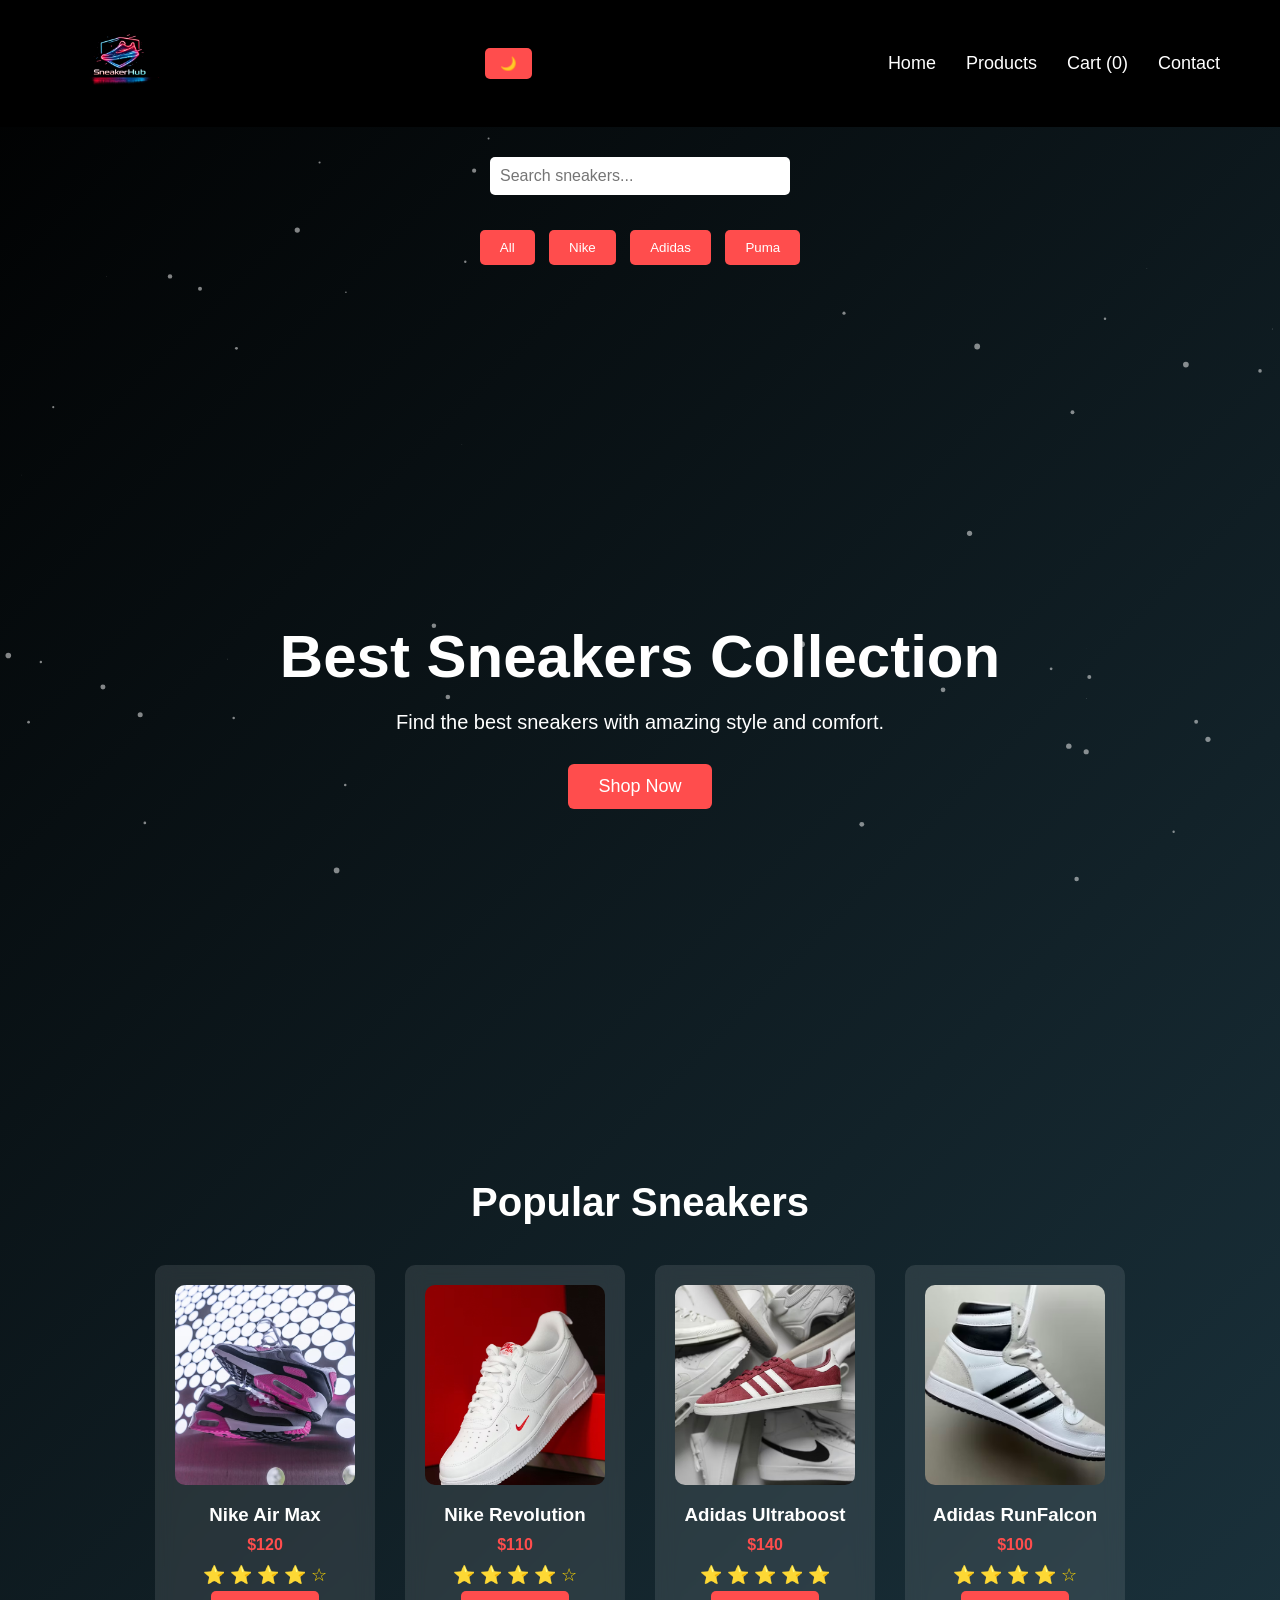
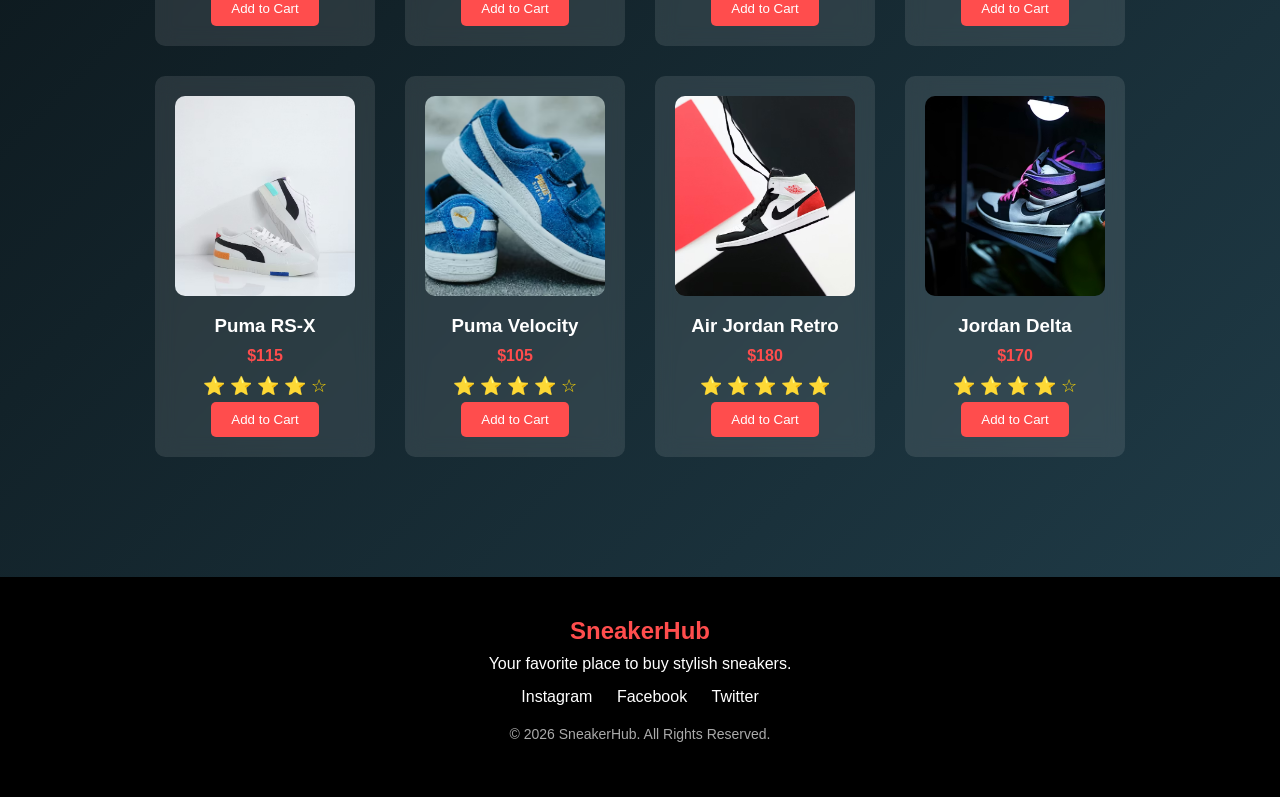
<file: index.html>
<!DOCTYPE html>
<html lang="en">

<head>
<meta charset="UTF-8">
<meta name="viewport" content="width=device-width, initial-scale=1.0">
<title>SneakerHub</title>
<link rel="stylesheet" href="style.css">
</head>

<body>

<canvas id="particles"></canvas>

<!-- LOADER -->
<div id="loader">
<div class="spinner"></div>
</div>

<!-- NAVBAR -->
<header>

<div class="logo">
<a href="index.html">
<img src="images/logo.png" alt="SneakerHub Logo">
</a>
</div>

<button id="theme-toggle">🌙</button>

<nav>
<ul>
<li><a href="index.html">Home</a></li>
<li><a href="#products">Products</a></li>
<li><a href="cart.html">Cart (<span id="cart-count">0</span>)</a></li>
<li><a href="#footer">Contact</a></li>
</ul>
</nav>

</header>

<!-- SEARCH -->
<div class="search-box">
<input type="text" id="search" placeholder="Search sneakers...">
</div>

<!-- FILTER -->
<div class="filter-buttons">
<button onclick="filterProducts('all')">All</button>
<button onclick="filterProducts('nike')">Nike</button>
<button onclick="filterProducts('adidas')">Adidas</button>
<button onclick="filterProducts('puma')">Puma</button>
</div>

<!-- HERO -->
<section class="hero">

<h1>Best Sneakers Collection</h1>
<p>Find the best sneakers with amazing style and comfort.</p>

<button onclick="document.getElementById('products').scrollIntoView()">
Shop Now
</button>

</section>

<!-- PRODUCTS -->
<section class="products" id="products">

<h2>Popular Sneakers</h2>

<div class="product-container">

<div class="product nike">
<img src="images/nike1.jpg" alt="Nike Air Max">
<h3>Nike Air Max</h3>
<p>$120</p>
<div class="rating">⭐ ⭐ ⭐ ⭐ ☆</div>
<button>Add to Cart</button>
</div>

<div class="product nike">
<img src="images/nike2.jpg" alt="Nike Revolution">
<h3>Nike Revolution</h3>
<p>$110</p>
<div class="rating">⭐ ⭐ ⭐ ⭐ ☆</div>
<button>Add to Cart</button>
</div>

<div class="product adidas">
<img src="images/adidas1.jpg" alt="Adidas Ultraboost">
<h3>Adidas Ultraboost</h3>
<p>$140</p>
<div class="rating">⭐ ⭐ ⭐ ⭐ ⭐</div>
<button>Add to Cart</button>
</div>

<div class="product adidas">
<img src="images/adidas2.jpg" alt="Adidas RunFalcon">
<h3>Adidas RunFalcon</h3>
<p>$100</p>
<div class="rating">⭐ ⭐ ⭐ ⭐ ☆</div>
<button>Add to Cart</button>
</div>

<div class="product puma">
<img src="images/puma1.jpg" alt="Puma RS-X">
<h3>Puma RS-X</h3>
<p>$115</p>
<div class="rating">⭐ ⭐ ⭐ ⭐ ☆</div>
<button>Add to Cart</button>
</div>

<div class="product puma">
<img src="images/puma2.jpg" alt="Puma Velocity">
<h3>Puma Velocity</h3>
<p>$105</p>
<div class="rating">⭐ ⭐ ⭐ ⭐ ☆</div>
<button>Add to Cart</button>
</div>

<div class="product jordan">
<img src="images/jordan1.jpg" alt="Air Jordan Retro">
<h3>Air Jordan Retro</h3>
<p>$180</p>
<div class="rating">⭐ ⭐ ⭐ ⭐ ⭐</div>
<button>Add to Cart</button>
</div>

<div class="product jordan">
<img src="images/jordan2.jpg" alt="Jordan Delta">
<h3>Jordan Delta</h3>
<p>$170</p>
<div class="rating">⭐ ⭐ ⭐ ⭐ ☆</div>
<button>Add to Cart</button>
</div>

</div>

</section>

<!-- IMAGE MODAL -->
<div id="image-modal" class="modal">
<span class="close">&times;</span>
<img class="modal-content" id="modal-img">
</div>

<!-- TOAST -->
<div id="toast">Item Added to Cart 🛒</div>

<!-- FOOTER -->
<footer id="footer">

<div class="footer-container">

<h2>SneakerHub</h2>
<p>Your favorite place to buy stylish sneakers.</p>

<div class="social">
<a href="#">Instagram</a>
<a href="#">Facebook</a>
<a href="#">Twitter</a>
</div>

<p class="copy">© 2026 SneakerHub. All Rights Reserved.</p>

</div>

</footer>

<script src="script.js"></script>

</body>
</html>
</file>
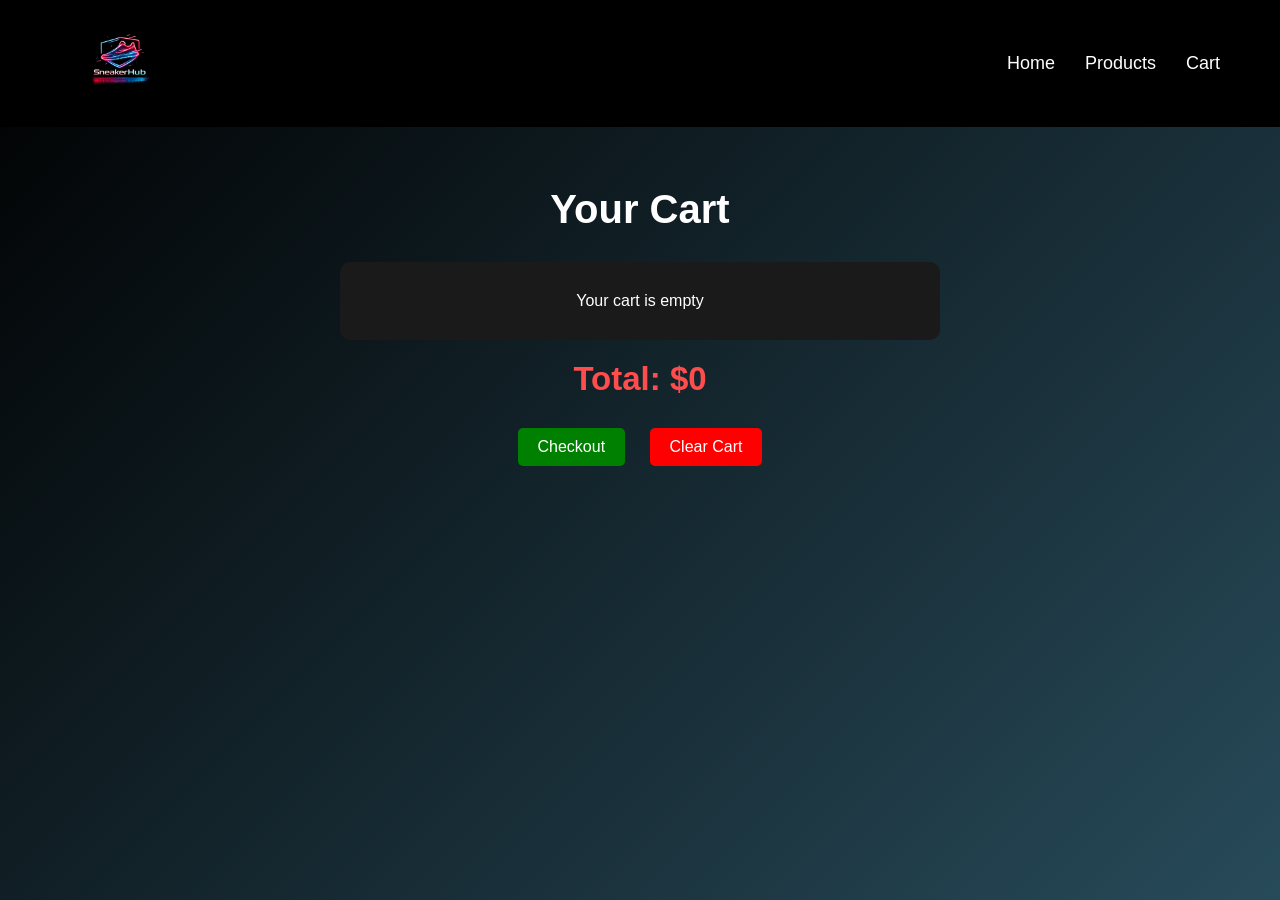
<file: cart.html>
<!DOCTYPE html>
<html lang="en">
<head>

<meta charset="UTF-8">
<meta name="viewport" content="width=device-width, initial-scale=1.0">

<title>SneakerHub Cart</title>

<link rel="stylesheet" href="style.css">

</head>

<body>

<header>

<div class="logo">
<a href="index.html">
<img src="images/logo.png" alt="SneakerHub Logo">
</a>
</div>

<nav>
<ul>
<li><a href="index.html">Home</a></li>
<li><a href="index.html#products">Products</a></li>
<li><a href="cart.html">Cart</a></li>
</ul>
</nav>

</header>

<section class="cart-page">

<h1>Your Cart</h1>

<!-- CART ITEMS -->
<div id="cart-items"></div>

<!-- TOTAL PRICE -->
<div id="cart-total"></div>

<!-- CART BUTTONS -->
<div class="cart-buttons">

<button id="checkout">Checkout</button>

<button id="clear-cart">Clear Cart</button>

</div>

</section>

<script src="script.js"></script>

</body>
</html>
</file>
<file: style.css>
html{
scroll-behavior:smooth;
}

*{
margin:0;
padding:0;
box-sizing:border-box;
font-family:Arial, sans-serif;
}

/* BODY */

body{
color:white;
background: linear-gradient(-45deg,#0f2027,#203a43,#2c5364,#000000);
background-size:400% 400%;
animation:gradientBG 10s ease infinite;
}

/* LIGHT MODE */

body.light-mode{
color:white;
background: linear-gradient(-45deg,#0f2027,#1e3c72,#2a5298,#0f2027);
background-size:400% 400%;
animation:gradientBG 10s ease infinite;
}

/* NAVBAR */

header{
display:flex;
justify-content:space-between;
align-items:center;
padding:20px 60px;
background:black;
}

body.light-mode header{
background:#0f2027;
}

.logo{
font-size:30px;
font-weight:bold;
color:#ff4d4d;
letter-spacing:2px;
text-transform:uppercase;
text-shadow:0 0 10px #ff4d4d,
            0 0 20px #ff4d4d,
            0 0 40px #ff0000;
transition:0.3s;
cursor:pointer;
}

.logo img{
height:80px;
transition:0.3s;
}

.logo img:hover{
transform:scale(1.1);
filter:drop-shadow(0 0 10px #ff4d4d)
       drop-shadow(0 0 20px #ff4d4d);
}

nav ul{
display:flex;
list-style:none;
}

nav ul li{
margin-left:30px;
}

nav ul li a{
text-decoration:none;
color:white;
font-size:18px;
transition:0.3s;
}

body.light-mode nav ul li a{
color:black;
}

nav ul li a:hover{
color:#ff4d4d;
}

body.light-mode .logo{
color:#ff1a1a;
text-shadow:none;
}

/* HERO */

.hero{
height:90vh;
display:flex;
flex-direction:column;
justify-content:center;
align-items:center;
text-align:center;
}

.hero h1{
font-size:60px;
margin-bottom:20px;
}

.hero p{
font-size:20px;
margin-bottom:30px;
}

.hero button{
padding:12px 30px;
font-size:18px;
background:#ff4d4d;
border:none;
color:white;
cursor:pointer;
border-radius:6px;
transition:0.3s;
}

.hero button:hover{
background:#ff1a1a;
}

/* PRODUCTS */

.products{
padding:60px;
text-align:center;
}

.products h2{
font-size:40px;
margin-bottom:40px;
}

.product-container{
display:flex;
justify-content:center;
flex-wrap:wrap;
gap:30px;
}

.product{
background:rgba(255,255,255,0.1);
backdrop-filter:blur(10px);
padding:20px;
border-radius:10px;
width:220px;
transition:0.4s;
position:relative;
overflow:hidden;
}

body.light-mode .product{
background:rgba(255,255,255,0.1);
}

.product:hover{
transform:translateY(-10px) scale(1.05);
box-shadow:0 10px 30px rgba(0,0,0,0.5);
}

body:not(.light-mode) .product:hover{
box-shadow:0 0 15px #ff4d4d,
           0 0 30px #ff4d4d,
           0 0 60px #ff4d4d;
}

.product img{
width:100%;
height:200px;
object-fit:cover;
border-radius:10px;
}

.product img{
width:100%;
height:200px;
object-fit:cover;
border-radius:10px;
transition:0.4s;
}

.product:hover img{
transform:scale(1.1);
}

.product img:hover{
transform:scale(1.1);
}

.product h3{
margin:15px 0 10px;
}

.product p{
margin-bottom:10px;
color:#ff4d4d;
font-weight:bold;
}

.product button{
padding:10px 20px;
border:none;
background:#ff4d4d;
color:white;
cursor:pointer;
border-radius:5px;
transition:0.3s;
}

.product button:hover{
background:#ff1a1a;
}

/* IMAGE MODAL */

.modal{
display:none;
position:fixed;
z-index:1000;
left:0;
top:0;
width:100%;
height:100%;
background:rgba(0,0,0,0.9);
justify-content:center;
align-items:center;
}

.modal-content{
max-width:500px;
border-radius:10px;
}

.close{
position:absolute;
top:30px;
right:40px;
font-size:40px;
color:white;
cursor:pointer;
}

/* CART PAGE */

.cart-page{
padding:60px;
text-align:center;
}

.cart-page h1{
font-size:40px;
margin-bottom:30px;
}

#cart-items{
background:#1a1a1a;
padding:30px;
border-radius:10px;
max-width:600px;
margin:auto;
}

body.light-mode #cart-items{
background:#eee;
}

.cart-item{
display:flex;
align-items:center;
justify-content:space-between;
background:#222;
padding:15px;
margin-bottom:15px;
border-radius:8px;
}

body.light-mode .cart-item{
background:#ddd;
}

.cart-item img{
border-radius:5px;
}

.cart-item button{
background:red;
border:none;
color:white;
padding:8px 15px;
cursor:pointer;
border-radius:5px;
}

/* SEARCH */

.search-box{
text-align:center;
margin:30px;
}

.search-box input{
width:300px;
padding:10px;
border-radius:5px;
border:none;
font-size:16px;
}

/* FILTER */

.filter-buttons{
text-align:center;
margin-bottom:40px;
}

.filter-buttons button{
padding:10px 20px;
margin:5px;
border:none;
background:#ff4d4d;
color:white;
cursor:pointer;
border-radius:5px;
}

.filter-buttons button:hover{
background:#ff1a1a;
}

/* THEME BUTTON */

#theme-toggle{
padding:8px 15px;
background:#ff4d4d;
border:none;
color:white;
cursor:pointer;
border-radius:5px;
margin-right:20px;
}

/* FOOTER */

footer{
background:#000;
padding:40px;
text-align:center;
margin-top:60px;
}

body.light-mode footer{
background:#f5f5f5;
}

.footer-container h2{
color:#ff4d4d;
margin-bottom:10px;
}

.footer-container p{
margin-bottom:15px;
}

.social a{
margin:0 10px;
color:white;
text-decoration:none;
}

body.light-mode .social a{
color:black;
}

.social a:hover{
color:#ff4d4d;
}

.copy{
margin-top:20px;
font-size:14px;
color:#aaa;
}

/* RATING */

.rating{
color:gold;
font-size:18px;
margin:5px 0;
}

/* MOBILE */

@media (max-width:768px){

header{
flex-direction:column;
}

nav ul{
flex-direction:column;
margin-top:10px;
}

nav ul li{
margin:10px 0;
}

.hero h1{
font-size:40px;
}

.product-container{
flex-direction:column;
align-items:center;
}

.search-box input{
width:80%;
}

}

/* BACKGROUND ANIMATION */

@keyframes gradientBG{

0%{background-position:0% 50%;}
50%{background-position:100% 50%;}
100%{background-position:0% 50%;}

}

/* ADD TO CART ANIMATION */

.added{
background:green !important;
transform:scale(1.1);
}

/* LOADER */

#loader{
position:fixed;
width:100%;
height:100%;
background:#000;
display:flex;
justify-content:center;
align-items:center;
z-index:9999;
}

.spinner{
width:60px;
height:60px;
border:6px solid #333;
border-top:6px solid #ff4d4d;
border-radius:50%;
animation:spin 1s linear infinite;
}

@keyframes spin{
0%{transform:rotate(0deg);}
100%{transform:rotate(360deg);}
}
#cart-total{
font-size:22px;
margin-top:20px;
font-weight:bold;
color:#ff4d4d;
}

.cart-buttons{
margin-top:20px;
}

.cart-buttons button{
padding:10px 20px;
margin:10px;
border:none;
border-radius:5px;
cursor:pointer;
font-size:16px;
}

#checkout{
background:green;
color:white;
}

#clear-cart{
background:red;
color:white;
}

#toast{
position:fixed;
bottom:30px;
right:30px;
background:#ff4d4d;
color:white;
padding:15px 25px;
border-radius:5px;
opacity:0;
transition:0.5s;
z-index:2000;
}

#toast.show{
opacity:1;
}
#particles{
position:fixed;
top:0;
left:0;
width:100%;
height:100%;
z-index:-1;
}
</file>
